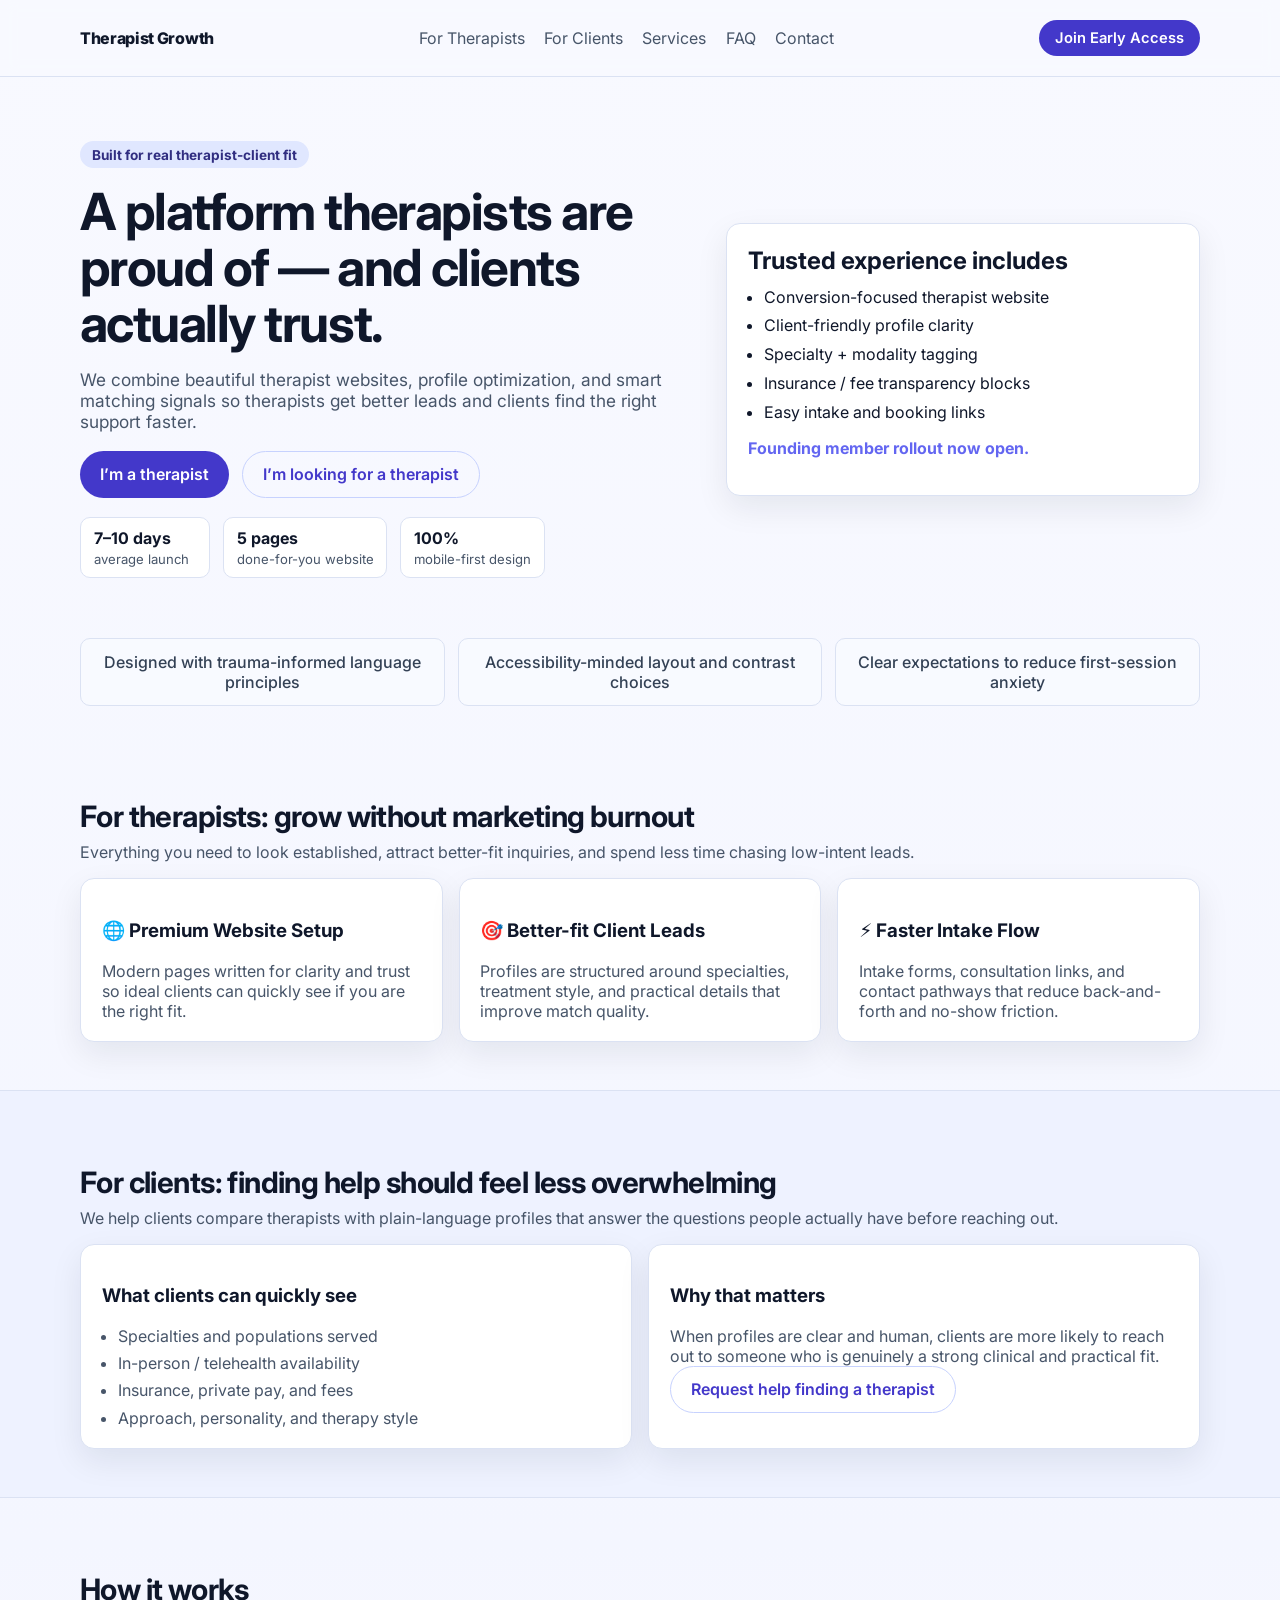
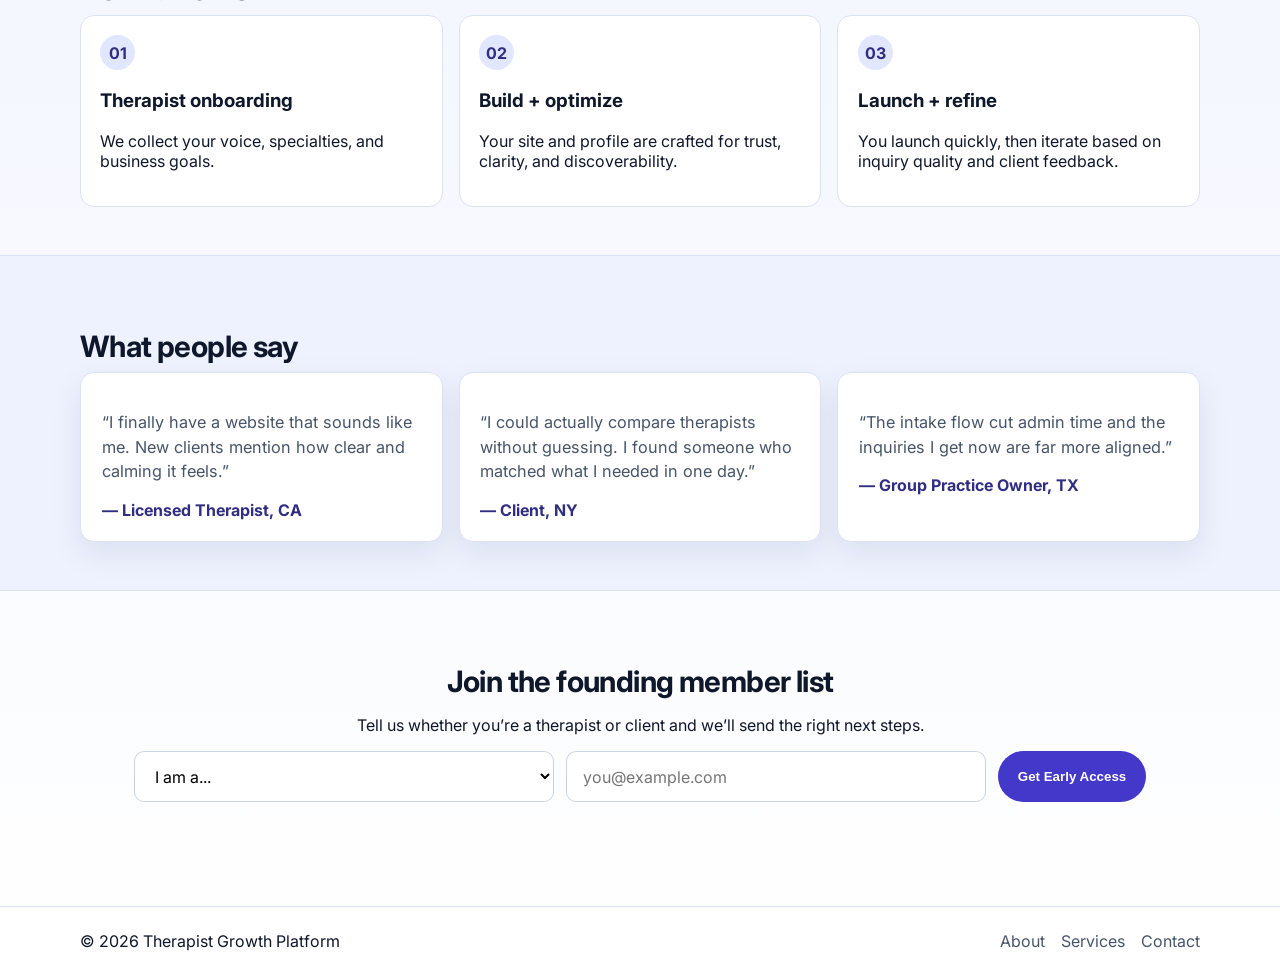
<file: index.html>
<!DOCTYPE html>
<html lang="en">
<head>
  <meta charset="UTF-8" />
  <meta name="viewport" content="width=device-width, initial-scale=1.0" />
  <title>Therapist Growth Platform | Better Matches for Therapists & Clients</title>
  <meta name="description" content="A modern platform that helps therapists grow private practices and helps clients find the right therapist quickly." />
  <link rel="preconnect" href="https://fonts.googleapis.com" />
  <link rel="preconnect" href="https://fonts.gstatic.com" crossorigin />
  <link href="https://fonts.googleapis.com/css2?family=Inter:wght@400;500;600;700;800&display=swap" rel="stylesheet" />
  <link rel="stylesheet" href="styles.css" />
</head>
<body>
  <header class="site-header">
    <div class="container nav-wrap">
      <a class="brand" href="index.html">Therapist Growth</a>
      <nav>
        <ul class="nav-list">
          <li><a href="#for-therapists">For Therapists</a></li>
          <li><a href="#for-clients">For Clients</a></li>
          <li><a href="services.html">Services</a></li>
          <li><a href="faq.html">FAQ</a></li>
          <li><a href="contact.html">Contact</a></li>
        </ul>
      </nav>
      <a class="btn btn-sm" href="#join">Join Early Access</a>
    </div>
  </header>

  <main>
    <section class="hero-section">
      <div class="container hero-grid">
        <div>
          <span class="badge">Built for real therapist-client fit</span>
          <h1>A platform therapists are proud of — and clients actually trust.</h1>
          <p class="subtitle">
            We combine beautiful therapist websites, profile optimization, and smart matching signals so therapists get better leads and clients find the right support faster.
          </p>
          <div class="hero-actions">
            <a class="btn" href="#join">I’m a therapist</a>
            <a class="btn btn-ghost" href="#for-clients">I’m looking for a therapist</a>
          </div>
          <div class="metric-row">
            <div class="metric"><strong>7–10 days</strong><span>average launch</span></div>
            <div class="metric"><strong>5 pages</strong><span>done-for-you website</span></div>
            <div class="metric"><strong>100%</strong><span>mobile-first design</span></div>
          </div>
        </div>
        <aside class="hero-card">
          <h2>Trusted experience includes</h2>
          <ul>
            <li>Conversion-focused therapist website</li>
            <li>Client-friendly profile clarity</li>
            <li>Specialty + modality tagging</li>
            <li>Insurance / fee transparency blocks</li>
            <li>Easy intake and booking links</li>
          </ul>
          <p class="small">Founding member rollout now open.</p>
        </aside>
      </div>
    </section>

    <section class="section trust-strip">
      <div class="container trust-grid">
        <p>Designed with trauma-informed language principles</p>
        <p>Accessibility-minded layout and contrast choices</p>
        <p>Clear expectations to reduce first-session anxiety</p>
      </div>
    </section>

    <section id="for-therapists" class="section">
      <div class="container">
        <h2>For therapists: grow without marketing burnout</h2>
        <p class="section-intro">Everything you need to look established, attract better-fit inquiries, and spend less time chasing low-intent leads.</p>
        <div class="card-grid">
          <article class="card">
            <h3>🌐 Premium Website Setup</h3>
            <p>Modern pages written for clarity and trust so ideal clients can quickly see if you are the right fit.</p>
          </article>
          <article class="card">
            <h3>🎯 Better-fit Client Leads</h3>
            <p>Profiles are structured around specialties, treatment style, and practical details that improve match quality.</p>
          </article>
          <article class="card">
            <h3>⚡ Faster Intake Flow</h3>
            <p>Intake forms, consultation links, and contact pathways that reduce back-and-forth and no-show friction.</p>
          </article>
        </div>
      </div>
    </section>

    <section id="for-clients" class="section section-alt">
      <div class="container">
        <h2>For clients: finding help should feel less overwhelming</h2>
        <p class="section-intro">We help clients compare therapists with plain-language profiles that answer the questions people actually have before reaching out.</p>
        <div class="two-col">
          <article class="card">
            <h3>What clients can quickly see</h3>
            <ul class="list-clean">
              <li>Specialties and populations served</li>
              <li>In-person / telehealth availability</li>
              <li>Insurance, private pay, and fees</li>
              <li>Approach, personality, and therapy style</li>
            </ul>
          </article>
          <article class="card">
            <h3>Why that matters</h3>
            <p>When profiles are clear and human, clients are more likely to reach out to someone who is genuinely a strong clinical and practical fit.</p>
            <a href="contact.html" class="btn btn-ghost">Request help finding a therapist</a>
          </article>
        </div>
      </div>
    </section>

    <section class="section">
      <div class="container">
        <h2>How it works</h2>
        <div class="steps">
          <div class="step">
            <span>01</span>
            <h3>Therapist onboarding</h3>
            <p>We collect your voice, specialties, and business goals.</p>
          </div>
          <div class="step">
            <span>02</span>
            <h3>Build + optimize</h3>
            <p>Your site and profile are crafted for trust, clarity, and discoverability.</p>
          </div>
          <div class="step">
            <span>03</span>
            <h3>Launch + refine</h3>
            <p>You launch quickly, then iterate based on inquiry quality and client feedback.</p>
          </div>
        </div>
      </div>
    </section>

    <section class="section section-alt">
      <div class="container">
        <h2>What people say</h2>
        <div class="card-grid">
          <article class="card quote-card">
            <p>“I finally have a website that sounds like me. New clients mention how clear and calming it feels.”</p>
            <strong>— Licensed Therapist, CA</strong>
          </article>
          <article class="card quote-card">
            <p>“I could actually compare therapists without guessing. I found someone who matched what I needed in one day.”</p>
            <strong>— Client, NY</strong>
          </article>
          <article class="card quote-card">
            <p>“The intake flow cut admin time and the inquiries I get now are far more aligned.”</p>
            <strong>— Group Practice Owner, TX</strong>
          </article>
        </div>
      </div>
    </section>

    <section id="join" class="section">
      <div class="container form-wrap">
        <h2>Join the founding member list</h2>
        <p>Tell us whether you’re a therapist or client and we’ll send the right next steps.</p>
        <form id="join-form" class="join-form">
          <label for="role" class="sr-only">I am a</label>
          <select id="role" required>
            <option value="" selected disabled>I am a...</option>
            <option value="therapist">Therapist</option>
            <option value="client">Client seeking a therapist</option>
          </select>
          <label for="email" class="sr-only">Email address</label>
          <input id="email" type="email" placeholder="you@example.com" required />
          <button type="submit" class="btn">Get Early Access</button>
        </form>
        <p id="form-message" class="form-message" aria-live="polite"></p>
      </div>
    </section>
  </main>

  <footer class="site-footer">
    <div class="container footer-grid">
      <p>© 2026 Therapist Growth Platform</p>
      <div>
        <a href="about.html">About</a>
        <a href="services.html">Services</a>
        <a href="contact.html">Contact</a>
      </div>
    </div>
  </footer>

  <script src="script.js"></script>
</body>
</html>
</file>
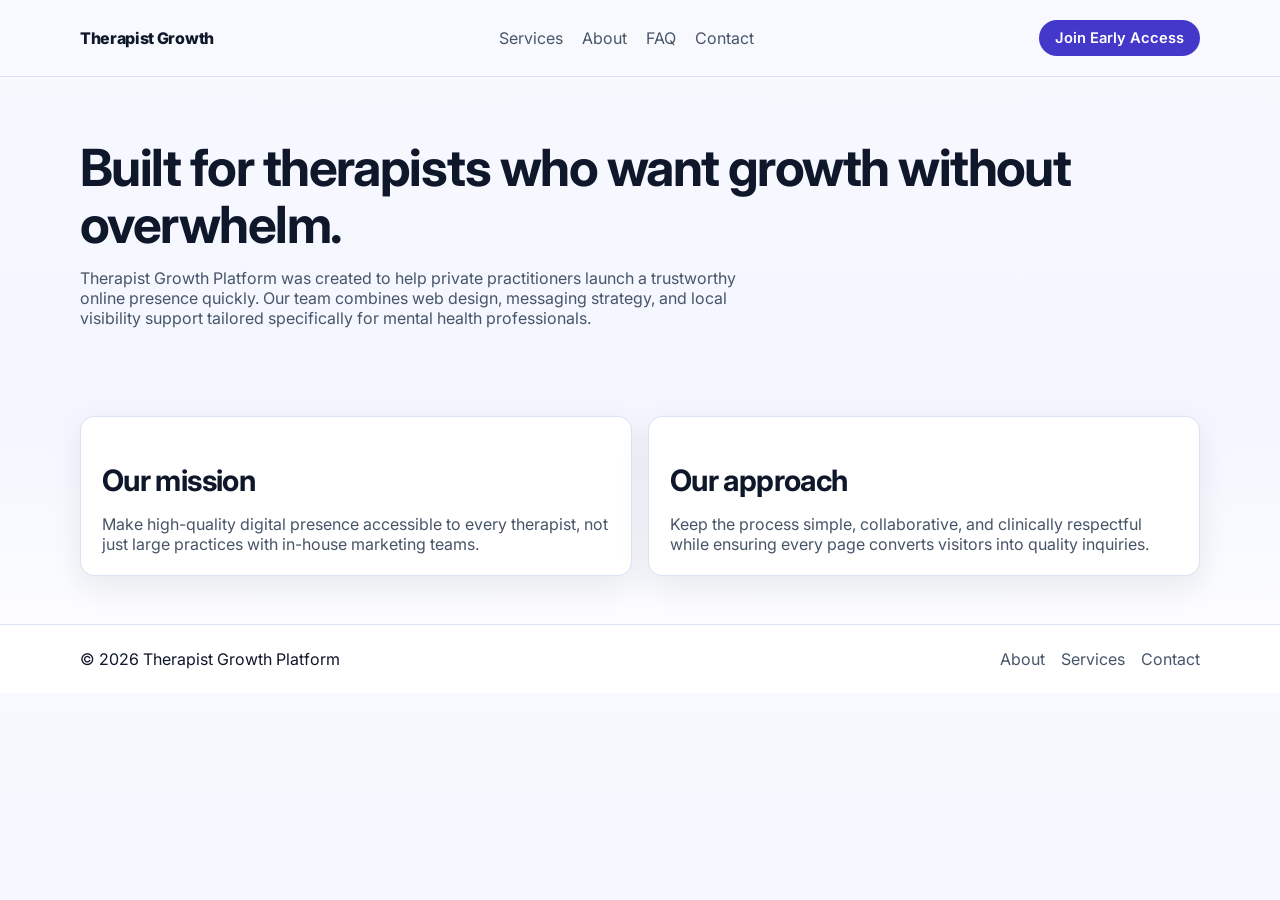
<file: about.html>
<!DOCTYPE html>
<html lang="en">
<head>
  <meta charset="UTF-8" />
  <meta name="viewport" content="width=device-width, initial-scale=1.0" />
  <title>About | Therapist Growth Platform</title>
  <link rel="preconnect" href="https://fonts.googleapis.com" />
  <link rel="preconnect" href="https://fonts.gstatic.com" crossorigin />
  <link href="https://fonts.googleapis.com/css2?family=Inter:wght@400;500;600;700;800&display=swap" rel="stylesheet" />
  <link rel="stylesheet" href="styles.css" />
</head>
<body>
  <header class="site-header">
    <div class="container nav-wrap">
      <a class="brand" href="index.html">Therapist Growth</a>
      <nav>
        <ul class="nav-list">
          <li><a href="services.html">Services</a></li>
          <li><a href="about.html">About</a></li>
          <li><a href="faq.html">FAQ</a></li>
          <li><a href="contact.html">Contact</a></li>
        </ul>
      </nav>
      <a class="btn btn-sm" href="index.html#join">Join Early Access</a>
    </div>
  </header>

  <main>
    <section class="page-hero">
      <div class="container">
        <h1>Built for therapists who want growth without overwhelm.</h1>
        <p>
          Therapist Growth Platform was created to help private practitioners launch a trustworthy online presence quickly. Our team combines web design, messaging strategy, and local visibility support tailored specifically for mental health professionals.
        </p>
      </div>
    </section>

    <section class="section">
      <div class="container two-col">
        <article class="card">
          <h2>Our mission</h2>
          <p>Make high-quality digital presence accessible to every therapist, not just large practices with in-house marketing teams.</p>
        </article>
        <article class="card">
          <h2>Our approach</h2>
          <p>Keep the process simple, collaborative, and clinically respectful while ensuring every page converts visitors into quality inquiries.</p>
        </article>
      </div>
    </section>
  </main>

  <footer class="site-footer">
    <div class="container footer-grid">
      <p>© 2026 Therapist Growth Platform</p>
      <div>
        <a href="about.html">About</a>
        <a href="services.html">Services</a>
        <a href="contact.html">Contact</a>
      </div>
    </div>
  </footer>
</body>
</html>
</file>
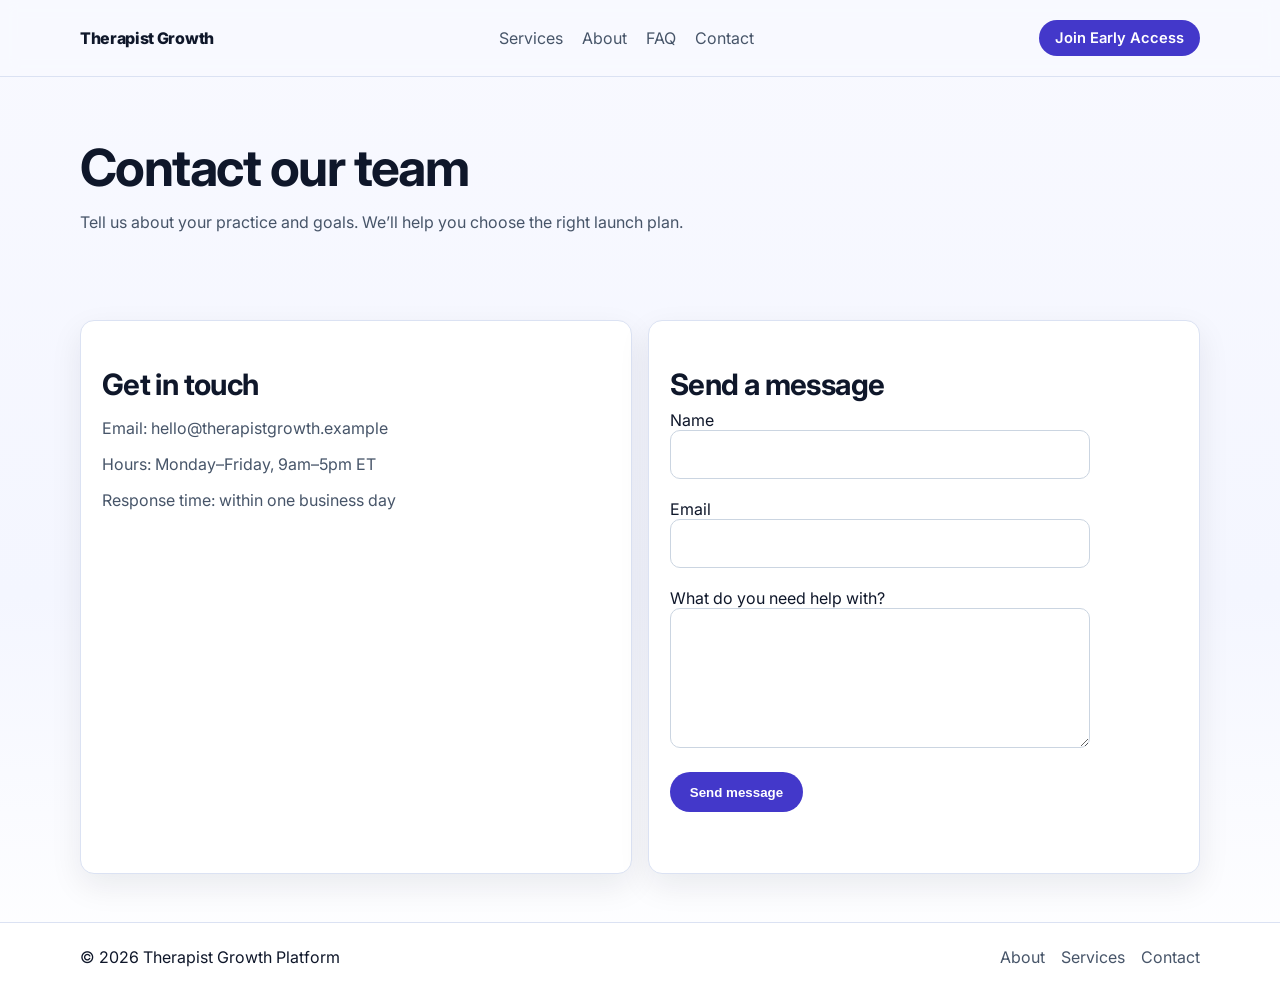
<file: contact.html>
<!DOCTYPE html>
<html lang="en">
<head>
  <meta charset="UTF-8" />
  <meta name="viewport" content="width=device-width, initial-scale=1.0" />
  <title>Contact | Therapist Growth Platform</title>
  <link rel="preconnect" href="https://fonts.googleapis.com" />
  <link rel="preconnect" href="https://fonts.gstatic.com" crossorigin />
  <link href="https://fonts.googleapis.com/css2?family=Inter:wght@400;500;600;700;800&display=swap" rel="stylesheet" />
  <link rel="stylesheet" href="styles.css" />
</head>
<body>
  <header class="site-header">
    <div class="container nav-wrap">
      <a class="brand" href="index.html">Therapist Growth</a>
      <nav>
        <ul class="nav-list">
          <li><a href="services.html">Services</a></li>
          <li><a href="about.html">About</a></li>
          <li><a href="faq.html">FAQ</a></li>
          <li><a href="contact.html">Contact</a></li>
        </ul>
      </nav>
      <a class="btn btn-sm" href="index.html#join">Join Early Access</a>
    </div>
  </header>

  <main>
    <section class="page-hero">
      <div class="container">
        <h1>Contact our team</h1>
        <p>Tell us about your practice and goals. We’ll help you choose the right launch plan.</p>
      </div>
    </section>

    <section class="section">
      <div class="container two-col">
        <article class="card">
          <h2>Get in touch</h2>
          <p>Email: hello@therapistgrowth.example</p>
          <p>Hours: Monday–Friday, 9am–5pm ET</p>
          <p>Response time: within one business day</p>
        </article>
        <article class="card">
          <h2>Send a message</h2>
          <form id="contact-form">
            <label for="name">Name</label><br />
            <input id="name" type="text" required /><br /><br />
            <label for="contact-email">Email</label><br />
            <input id="contact-email" type="email" required /><br /><br />
            <label for="notes">What do you need help with?</label><br />
            <textarea id="notes" required></textarea><br /><br />
            <button type="submit" class="btn">Send message</button>
          </form>
          <p id="contact-message" class="form-message" aria-live="polite"></p>
        </article>
      </div>
    </section>
  </main>

  <footer class="site-footer">
    <div class="container footer-grid">
      <p>© 2026 Therapist Growth Platform</p>
      <div>
        <a href="about.html">About</a>
        <a href="services.html">Services</a>
        <a href="contact.html">Contact</a>
      </div>
    </div>
  </footer>

  <script src="script.js"></script>
</body>
</html>
</file>
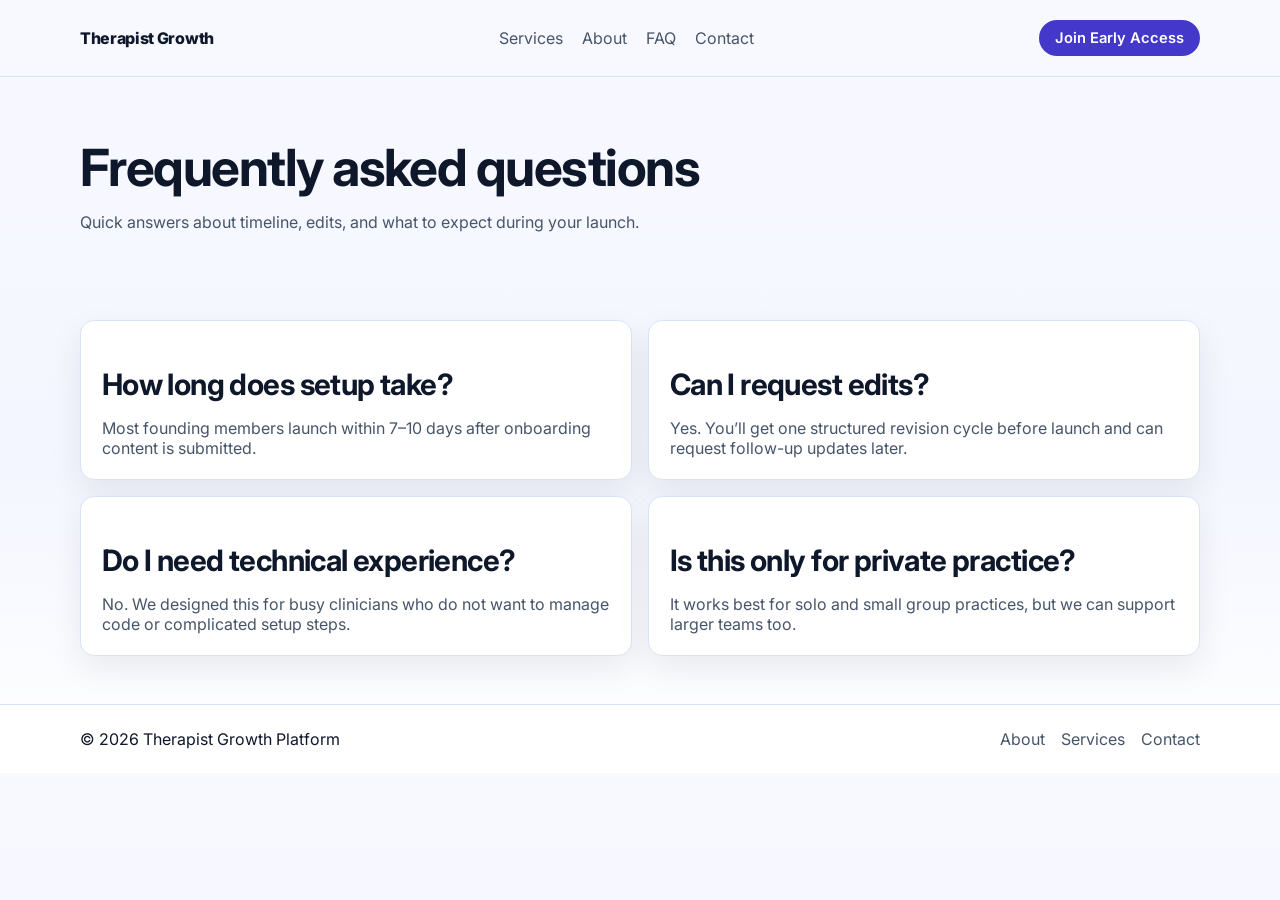
<file: faq.html>
<!DOCTYPE html>
<html lang="en">
<head>
  <meta charset="UTF-8" />
  <meta name="viewport" content="width=device-width, initial-scale=1.0" />
  <title>FAQ | Therapist Growth Platform</title>
  <link rel="preconnect" href="https://fonts.googleapis.com" />
  <link rel="preconnect" href="https://fonts.gstatic.com" crossorigin />
  <link href="https://fonts.googleapis.com/css2?family=Inter:wght@400;500;600;700;800&display=swap" rel="stylesheet" />
  <link rel="stylesheet" href="styles.css" />
</head>
<body>
  <header class="site-header">
    <div class="container nav-wrap">
      <a class="brand" href="index.html">Therapist Growth</a>
      <nav>
        <ul class="nav-list">
          <li><a href="services.html">Services</a></li>
          <li><a href="about.html">About</a></li>
          <li><a href="faq.html">FAQ</a></li>
          <li><a href="contact.html">Contact</a></li>
        </ul>
      </nav>
      <a class="btn btn-sm" href="index.html#join">Join Early Access</a>
    </div>
  </header>

  <main>
    <section class="page-hero">
      <div class="container">
        <h1>Frequently asked questions</h1>
        <p>Quick answers about timeline, edits, and what to expect during your launch.</p>
      </div>
    </section>

    <section class="section">
      <div class="container two-col">
        <article class="card">
          <h2>How long does setup take?</h2>
          <p>Most founding members launch within 7–10 days after onboarding content is submitted.</p>
        </article>
        <article class="card">
          <h2>Can I request edits?</h2>
          <p>Yes. You’ll get one structured revision cycle before launch and can request follow-up updates later.</p>
        </article>
        <article class="card">
          <h2>Do I need technical experience?</h2>
          <p>No. We designed this for busy clinicians who do not want to manage code or complicated setup steps.</p>
        </article>
        <article class="card">
          <h2>Is this only for private practice?</h2>
          <p>It works best for solo and small group practices, but we can support larger teams too.</p>
        </article>
      </div>
    </section>
  </main>

  <footer class="site-footer">
    <div class="container footer-grid">
      <p>© 2026 Therapist Growth Platform</p>
      <div>
        <a href="about.html">About</a>
        <a href="services.html">Services</a>
        <a href="contact.html">Contact</a>
      </div>
    </div>
  </footer>
</body>
</html>
</file>
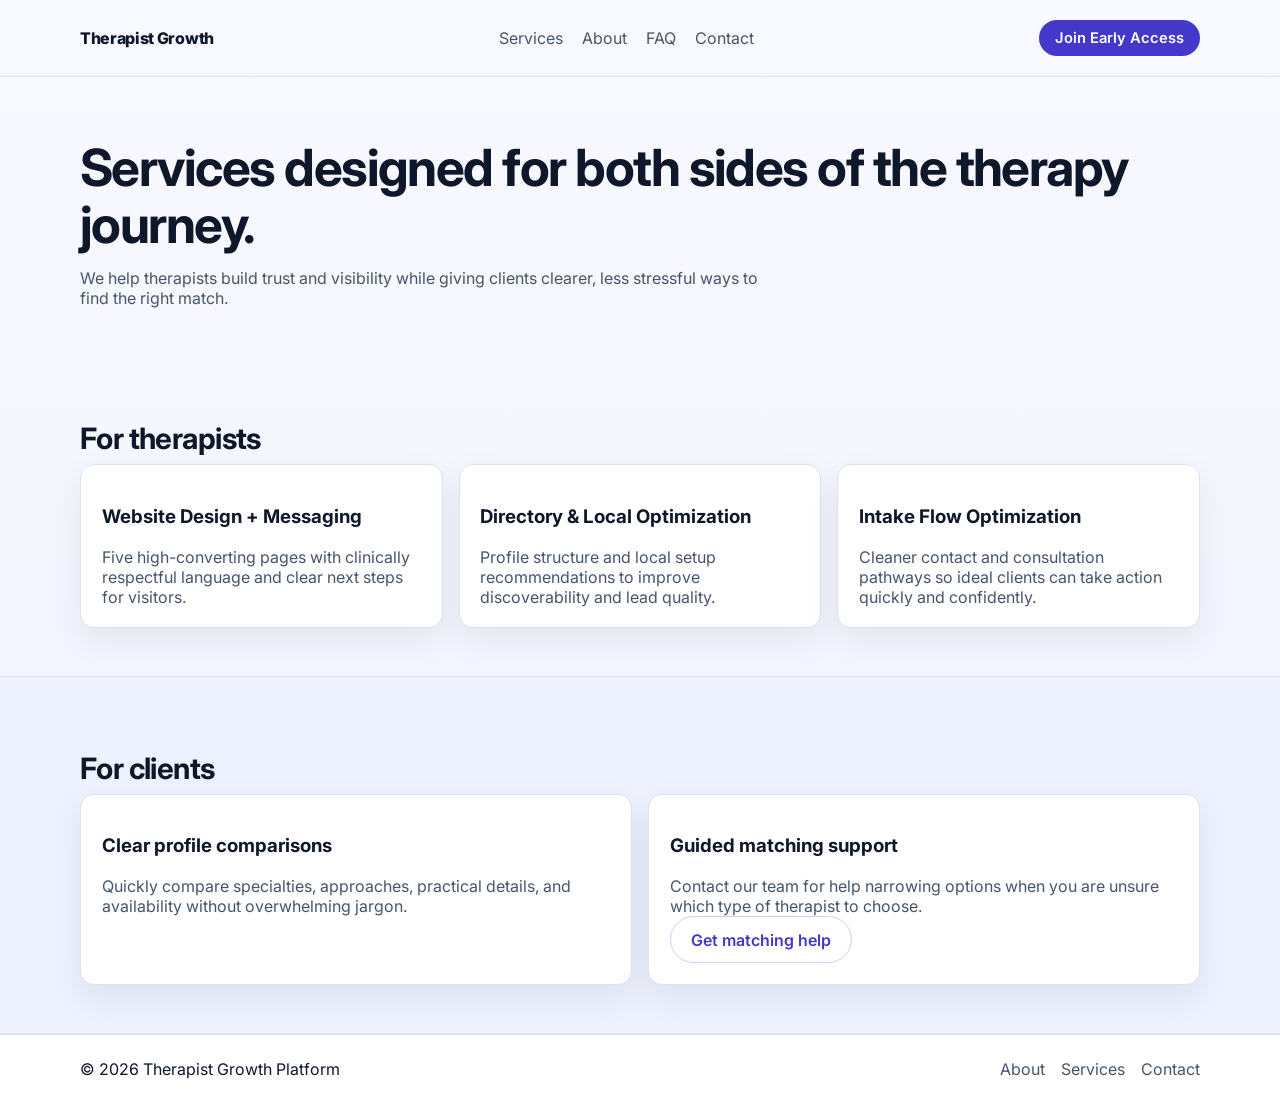
<file: services.html>
<!DOCTYPE html>
<html lang="en">
<head>
  <meta charset="UTF-8" />
  <meta name="viewport" content="width=device-width, initial-scale=1.0" />
  <title>Services | Therapist Growth Platform</title>
  <link rel="preconnect" href="https://fonts.googleapis.com" />
  <link rel="preconnect" href="https://fonts.gstatic.com" crossorigin />
  <link href="https://fonts.googleapis.com/css2?family=Inter:wght@400;500;600;700;800&display=swap" rel="stylesheet" />
  <link rel="stylesheet" href="styles.css" />
</head>
<body>
  <header class="site-header">
    <div class="container nav-wrap">
      <a class="brand" href="index.html">Therapist Growth</a>
      <nav>
        <ul class="nav-list">
          <li><a href="services.html">Services</a></li>
          <li><a href="about.html">About</a></li>
          <li><a href="faq.html">FAQ</a></li>
          <li><a href="contact.html">Contact</a></li>
        </ul>
      </nav>
      <a class="btn btn-sm" href="index.html#join">Join Early Access</a>
    </div>
  </header>

  <main>
    <section class="page-hero">
      <div class="container">
        <h1>Services designed for both sides of the therapy journey.</h1>
        <p>We help therapists build trust and visibility while giving clients clearer, less stressful ways to find the right match.</p>
      </div>
    </section>

    <section class="section">
      <div class="container">
        <h2>For therapists</h2>
        <div class="card-grid">
          <article class="card">
            <h3>Website Design + Messaging</h3>
            <p>Five high-converting pages with clinically respectful language and clear next steps for visitors.</p>
          </article>
          <article class="card">
            <h3>Directory & Local Optimization</h3>
            <p>Profile structure and local setup recommendations to improve discoverability and lead quality.</p>
          </article>
          <article class="card">
            <h3>Intake Flow Optimization</h3>
            <p>Cleaner contact and consultation pathways so ideal clients can take action quickly and confidently.</p>
          </article>
        </div>
      </div>
    </section>

    <section class="section section-alt">
      <div class="container">
        <h2>For clients</h2>
        <div class="two-col">
          <article class="card">
            <h3>Clear profile comparisons</h3>
            <p>Quickly compare specialties, approaches, practical details, and availability without overwhelming jargon.</p>
          </article>
          <article class="card">
            <h3>Guided matching support</h3>
            <p>Contact our team for help narrowing options when you are unsure which type of therapist to choose.</p>
            <a href="contact.html" class="btn btn-ghost">Get matching help</a>
          </article>
        </div>
      </div>
    </section>
  </main>

  <footer class="site-footer">
    <div class="container footer-grid">
      <p>© 2026 Therapist Growth Platform</p>
      <div>
        <a href="about.html">About</a>
        <a href="services.html">Services</a>
        <a href="contact.html">Contact</a>
      </div>
    </div>
  </footer>
</body>
</html>
</file>
<file: styles.css>
:root {
  --bg: #f4f6ff;
  --bg-soft: #eef2ff;
  --ink: #0f172a;
  --muted: #475569;
  --line: #dbe2f3;
  --primary: #4338ca;
  --primary-dark: #312e81;
  --white: #ffffff;
  --radius: 14px;
  --shadow: 0 12px 32px rgba(15, 23, 42, 0.08);
}

* {
  box-sizing: border-box;
}

html,
body {
  margin: 0;
  padding: 0;
  font-family: "Inter", system-ui, -apple-system, BlinkMacSystemFont, "Segoe UI", sans-serif;
  color: var(--ink);
  background: linear-gradient(180deg, #f8f9ff 0%, var(--bg) 60%, #ffffff 100%);
}

a {
  color: inherit;
  text-decoration: none;
}

.container {
  width: min(1120px, 92vw);
  margin: 0 auto;
}

.site-header {
  position: sticky;
  top: 0;
  z-index: 15;
  backdrop-filter: blur(8px);
  background: rgba(248, 250, 255, 0.85);
  border-bottom: 1px solid var(--line);
}

.nav-wrap {
  display: flex;
  align-items: center;
  justify-content: space-between;
  gap: 1rem;
  min-height: 76px;
}

.brand {
  font-weight: 800;
  letter-spacing: -0.02em;
}

.nav-list {
  list-style: none;
  display: flex;
  margin: 0;
  padding: 0;
  gap: 1.2rem;
  color: var(--muted);
}

.btn {
  display: inline-flex;
  align-items: center;
  justify-content: center;
  background: var(--primary);
  color: var(--white);
  border: none;
  border-radius: 999px;
  padding: 0.78rem 1.25rem;
  font-weight: 600;
  cursor: pointer;
  transition: 160ms ease;
}

.btn:hover {
  background: var(--primary-dark);
  transform: translateY(-1px);
}

.btn-sm {
  font-size: 0.92rem;
  padding: 0.55rem 1rem;
}

.btn-ghost {
  background: transparent;
  color: var(--primary);
  border: 1px solid #c7d2fe;
}

.hero-section {
  padding: 4rem 0 2.5rem;
}

.hero-grid {
  display: grid;
  grid-template-columns: 1.3fr 1fr;
  gap: 1.8rem;
  align-items: center;
}

.badge {
  display: inline-block;
  background: #e0e7ff;
  color: #312e81;
  border-radius: 999px;
  padding: 0.35rem 0.75rem;
  font-size: 0.85rem;
  font-weight: 700;
}

h1 {
  font-size: clamp(2rem, 4vw, 3.35rem);
  line-height: 1.1;
  margin: 0.9rem 0;
  letter-spacing: -0.03em;
}

.subtitle {
  color: var(--muted);
  font-size: 1.08rem;
  max-width: 64ch;
}

.hero-actions {
  display: flex;
  flex-wrap: wrap;
  gap: 0.8rem;
  margin: 1.2rem 0;
}

.metric-row {
  display: flex;
  flex-wrap: wrap;
  gap: 0.8rem;
}

.metric {
  background: #ffffff;
  border: 1px solid var(--line);
  border-radius: 10px;
  padding: 0.6rem 0.8rem;
  min-width: 130px;
}

.metric strong {
  display: block;
  font-size: 1rem;
}

.metric span {
  color: var(--muted);
  font-size: 0.82rem;
}

.hero-card {
  background: var(--white);
  border: 1px solid var(--line);
  border-radius: var(--radius);
  box-shadow: var(--shadow);
  padding: 1.35rem;
}

.hero-card h2 {
  margin: 0 0 0.75rem;
}

.hero-card ul {
  margin: 0;
  padding-left: 1rem;
  display: grid;
  gap: 0.55rem;
}

.small {
  color: #6366f1;
  font-weight: 700;
  margin-top: 1rem;
}

.section {
  padding: 3rem 0;
}

.section h2 {
  font-size: clamp(1.6rem, 2.3vw, 2.2rem);
  letter-spacing: -0.02em;
  margin-bottom: 0.5rem;
}

.section-intro {
  color: var(--muted);
  margin-top: 0;
}

.trust-strip {
  padding: 1.25rem 0;
}

.trust-grid {
  display: grid;
  grid-template-columns: repeat(3, minmax(0, 1fr));
  gap: 0.8rem;
  text-align: center;
}

.trust-grid p {
  margin: 0;
  color: #334155;
  font-weight: 500;
  background: #f8faff;
  border: 1px solid var(--line);
  border-radius: 10px;
  padding: 0.8rem;
}

.card-grid {
  display: grid;
  grid-template-columns: repeat(3, minmax(0, 1fr));
  gap: 1rem;
}

.card {
  background: var(--white);
  border: 1px solid var(--line);
  border-radius: var(--radius);
  padding: 1.3rem;
  box-shadow: var(--shadow);
}

.card p {
  margin-bottom: 0;
  color: var(--muted);
}

.list-clean {
  margin: 0;
  padding-left: 1rem;
  display: grid;
  gap: 0.45rem;
  color: var(--muted);
}

.section-alt {
  background: var(--bg-soft);
  border-top: 1px solid var(--line);
  border-bottom: 1px solid var(--line);
}

.steps {
  display: grid;
  grid-template-columns: repeat(3, minmax(0, 1fr));
  gap: 1rem;
}

.step {
  background: var(--white);
  border: 1px solid var(--line);
  border-radius: var(--radius);
  padding: 1.2rem;
}

.step span {
  display: inline-flex;
  width: 2.2rem;
  height: 2.2rem;
  align-items: center;
  justify-content: center;
  border-radius: 999px;
  font-weight: 700;
  background: #e0e7ff;
  color: var(--primary-dark);
}

.quote-card p {
  font-size: 1.02rem;
  line-height: 1.5;
}

.quote-card strong {
  display: inline-block;
  margin-top: 1rem;
  color: #312e81;
}

.form-wrap {
  text-align: center;
}

.join-form {
  display: flex;
  flex-wrap: wrap;
  justify-content: center;
  gap: 0.75rem;
  margin-top: 1rem;
}

input,
textarea,
select {
  width: min(420px, 86vw);
  padding: 0.85rem 1rem;
  border-radius: 10px;
  border: 1px solid #cbd5e1;
  font: inherit;
  background: #fff;
}

textarea {
  min-height: 140px;
  resize: vertical;
}

.form-message {
  min-height: 1.5rem;
  color: #0f766e;
  font-weight: 500;
}

.site-footer {
  border-top: 1px solid var(--line);
  background: #ffffff;
}

.footer-grid {
  min-height: 68px;
  display: flex;
  align-items: center;
  justify-content: space-between;
  gap: 0.8rem;
}

.footer-grid div {
  display: flex;
  gap: 1rem;
  color: var(--muted);
}

.page-hero {
  padding: 3rem 0 1.5rem;
}

.page-hero p {
  color: var(--muted);
  max-width: 70ch;
}

.two-col {
  display: grid;
  gap: 1rem;
  grid-template-columns: 1fr 1fr;
}

.sr-only {
  position: absolute;
  width: 1px;
  height: 1px;
  margin: -1px;
  padding: 0;
  border: 0;
  clip: rect(0 0 0 0);
  overflow: hidden;
}

@media (max-width: 900px) {
  .hero-grid,
  .card-grid,
  .steps,
  .two-col,
  .trust-grid {
    grid-template-columns: 1fr;
  }

  .metric-row {
    flex-direction: column;
  }

  .nav-list {
    display: none;
  }
}
</file>
